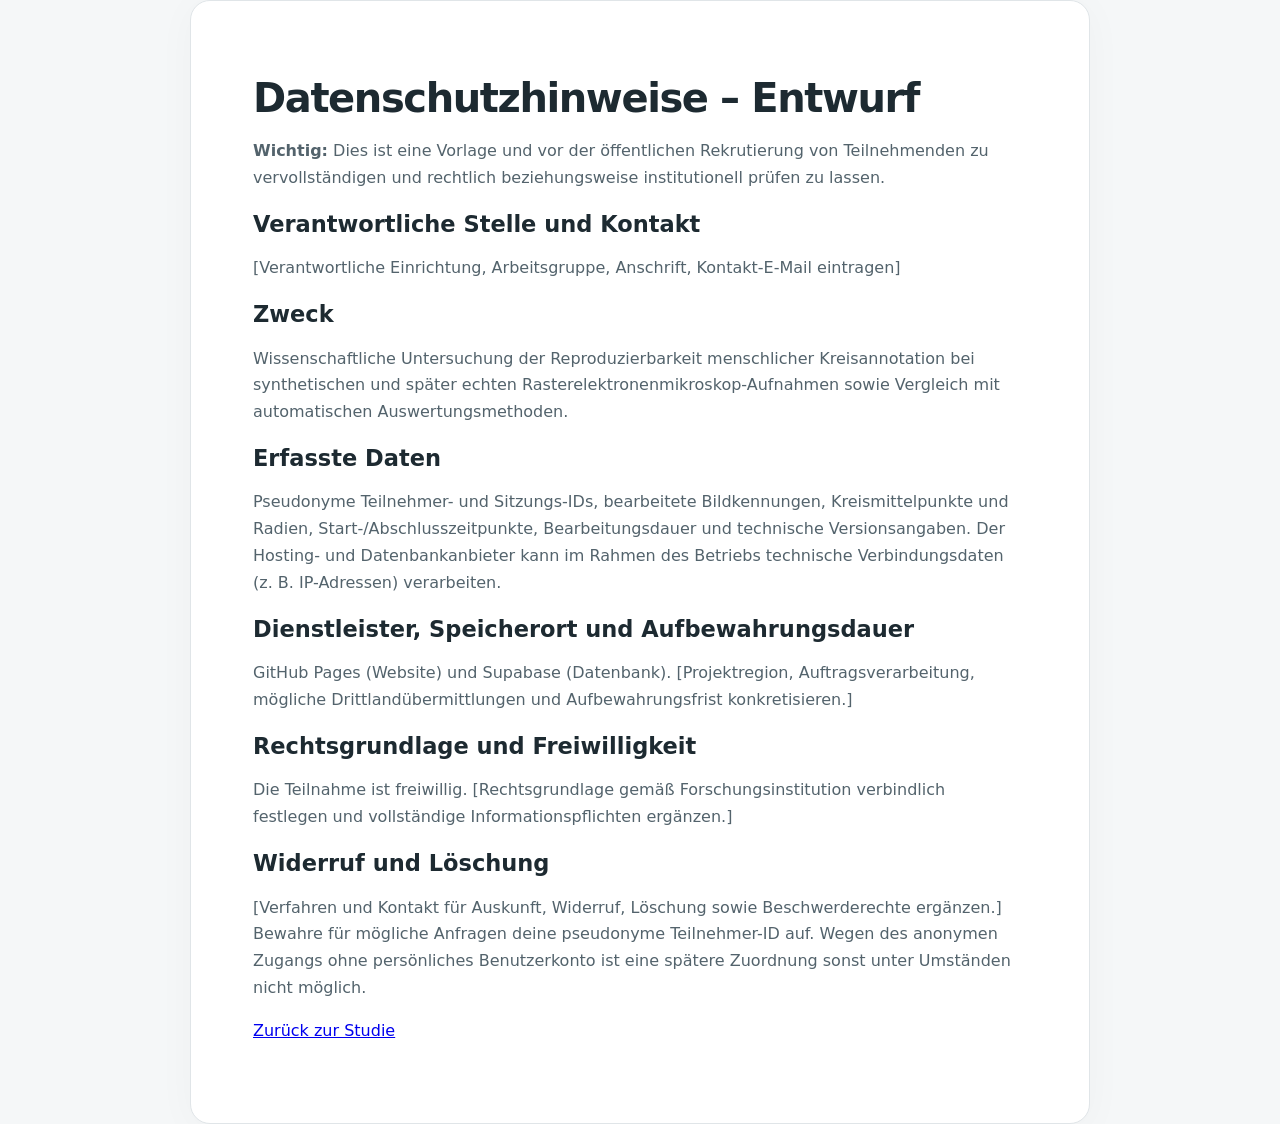
<file: datenschutz.html>
<!doctype html><html lang="de"><head><meta charset="utf-8"><meta name="viewport" content="width=device-width, initial-scale=1"><title>Datenschutzhinweise · SEM Circle Study</title><link rel="stylesheet" href="styles.css"></head><body><main class="intro" style="width:min(900px,94%);margin:auto"><h1>Datenschutzhinweise – Entwurf</h1><p><strong>Wichtig:</strong> Dies ist eine Vorlage und vor der öffentlichen Rekrutierung von Teilnehmenden zu vervollständigen und rechtlich beziehungsweise institutionell prüfen zu lassen.</p><h2>Verantwortliche Stelle und Kontakt</h2><p>[Verantwortliche Einrichtung, Arbeitsgruppe, Anschrift, Kontakt-E-Mail eintragen]</p><h2>Zweck</h2><p>Wissenschaftliche Untersuchung der Reproduzierbarkeit menschlicher Kreisannotation bei synthetischen und später echten Rasterelektronenmikroskop-Aufnahmen sowie Vergleich mit automatischen Auswertungsmethoden.</p><h2>Erfasste Daten</h2><p>Pseudonyme Teilnehmer- und Sitzungs-IDs, bearbeitete Bildkennungen, Kreismittelpunkte und Radien, Start-/Abschlusszeitpunkte, Bearbeitungsdauer und technische Versionsangaben. Der Hosting- und Datenbankanbieter kann im Rahmen des Betriebs technische Verbindungsdaten (z. B. IP-Adressen) verarbeiten.</p><h2>Dienstleister, Speicherort und Aufbewahrungsdauer</h2><p>GitHub Pages (Website) und Supabase (Datenbank). [Projektregion, Auftragsverarbeitung, mögliche Drittlandübermittlungen und Aufbewahrungsfrist konkretisieren.]</p><h2>Rechtsgrundlage und Freiwilligkeit</h2><p>Die Teilnahme ist freiwillig. [Rechtsgrundlage gemäß Forschungsinstitution verbindlich festlegen und vollständige Informationspflichten ergänzen.]</p><h2>Widerruf und Löschung</h2><p>[Verfahren und Kontakt für Auskunft, Widerruf, Löschung sowie Beschwerderechte ergänzen.] Bewahre für mögliche Anfragen deine pseudonyme Teilnehmer-ID auf. Wegen des anonymen Zugangs ohne persönliches Benutzerkonto ist eine spätere Zuordnung sonst unter Umständen nicht möglich.</p><p><a href="index.html">Zurück zur Studie</a></p></main></body></html>
</file>
<file: styles.css>
:root{font-family:Inter,ui-sans-serif,system-ui,-apple-system,"Segoe UI",sans-serif;color:#1d2a31;background:#f5f7f8;font-size:15px}*{box-sizing:border-box}body{margin:0;min-height:100vh;display:flex;flex-direction:column}button{font:inherit;cursor:pointer}button:disabled{opacity:.45;cursor:not-allowed}.topbar{height:76px;padding:0 clamp(18px,4vw,62px);display:flex;align-items:center;justify-content:space-between;border-bottom:1px solid #e0e5e8;background:white}.brand{display:flex;gap:12px;align-items:center}.brand-mark{font-size:35px;color:#047e74}.brand strong{font-size:17px}.brand small{font-size:11px;display:block;color:#72818a;margin-top:2px;letter-spacing:.04em}.top-actions{display:flex;align-items:center;gap:18px}.tag{background:#edf7f5;color:#1a756b;border:1px solid #ceebe4;padding:7px 10px;border-radius:999px;font-size:12px}.layout{width:min(1250px,calc(100% - 36px));margin:0 auto;flex:1}.hidden{display:none!important}.eyebrow{font-size:12px;color:#047e74;font-weight:750;letter-spacing:.12em}.intro,.summary{background:white;border:1px solid #e0e5e8;border-radius:20px;padding:clamp(24px,5vw,62px);margin:42px auto;max-width:980px;box-shadow:0 5px 40px #1c2c2c08}h1{font-size:clamp(25px,3.3vw,40px);line-height:1.18;margin:12px 0 13px;letter-spacing:-.035em;max-width:740px}.intro>p,.summary>p{max-width:770px;color:#53636c;line-height:1.68;font-size:16px}.intro-grid,.summary-grid{display:grid;grid-template-columns:repeat(3,1fr);gap:14px;margin:31px 0}.intro-grid article,.summary-grid article{border:1px solid #dce4e7;border-radius:12px;padding:21px}.intro-grid h3{font-size:18px;margin:12px 0 8px}.intro-grid p{color:#63747c;margin:0;font-size:13px;line-height:1.55}.step-num{font-size:27px;color:#008b7e;font-weight:800;letter-spacing:-.045em}.notice{background:#f3f8fb;border-left:3px solid #4f94b6;padding:18px 20px;border-radius:7px;line-height:1.6;font-size:13px;color:#40545f}.intro-footer{margin-top:26px;display:flex;align-items:center;gap:18px;flex-wrap:wrap}.btn{border-radius:8px;border:1px solid #d8e1e5;background:white;padding:10px 14px;font-weight:650;color:#203139;transition:background .15s,border .15s;white-space:nowrap}.btn:hover:not(:disabled){background:#eef5f5;border-color:#aacbc7}.btn.primary{background:#087d71;color:white;border-color:#087d71}.btn.primary:hover:not(:disabled){background:#04675d}.btn.ghost{background:transparent}.btn.big{padding:14px 22px}.muted{color:#687982;font-size:13px;line-height:1.5}.workspace{margin:26px auto 52px}.work-header{display:flex;justify-content:space-between;align-items:center;gap:20px;margin-bottom:20px}.work-header h1{font-size:29px;margin:8px 0 6px}.work-header p{margin:0}.progress{width:160px;display:flex;align-items:center;gap:11px;color:#70818a;font-size:12px;white-space:nowrap}.progress-track{height:6px;border-radius:99px;background:#e1e8ea;flex:1;overflow:hidden}.progress-track span{display:block;width:33.33%;height:100%;background:#087d71;transition:width .2s}.work-grid{display:grid;grid-template-columns:minmax(0,1fr) 295px;gap:22px}.canvas-column{min-width:0;background:white;border:1px solid #dde5e7;border-radius:15px;overflow:hidden;box-shadow:0 5px 20px #1c2c2c08}.toolbar{padding:13px 17px;display:flex;align-items:center;gap:9px;border-bottom:1px solid #e4e9eb;font-size:12px;color:#607079}.dot{width:7px;height:7px;border-radius:50%;background:#0ba58a}.flex-spacer{flex:1}.tool{border:1px solid #dce3e5;border-radius:6px;min-width:29px;min-height:28px;background:white;color:#35454e}.tool:hover{background:#ecf5f4}.tool.fit{padding:4px 9px;font-size:11px}.canvas-wrap{background:#192226;display:flex;justify-content:center;align-items:center;min-height:260px;position:relative;overflow:hidden}#annotator{display:block;max-width:100%;max-height:70vh;width:auto;height:auto;touch-action:none;cursor:crosshair}.canvas-loading{position:absolute;inset:0;display:grid;place-items:center;background:#202a2abf;color:white}.bottom-actions{padding:14px;display:flex;gap:9px;align-items:center;flex-wrap:wrap;border-top:1px solid #e4e9eb}.circle-count{margin-right:auto;display:flex;gap:7px;align-items:center;color:#6e7d83;font-size:12px}.circle-count-num{font-size:22px;color:#047e74;font-weight:800}.sidebar{display:flex;flex-direction:column;gap:14px}.side-card{background:white;border:1px solid #dfe7e9;border-radius:12px;padding:19px 20px}.side-card h2{font-size:15px;margin:0 0 15px}.help{margin:0}.help dt{font-size:12px;font-weight:750;color:#283a42;margin-bottom:3px}.help dd{font-size:12px;color:#6a7981;line-height:1.5;margin:0 0 12px}kbd{border:1px solid #d6dfe2;border-bottom-width:2px;border-radius:4px;padding:1px 4px;background:#f8fafb;font:inherit;font-size:11px}.side-card.note{background:#eef7f5;border-color:#cfe8e2}.side-card.note p{font-size:12px;line-height:1.65;color:#47615c}.side-card.note p:last-child{margin-bottom:0}.selected{border-color:#b3ddd5}.measurement>div{display:flex;justify-content:space-between;gap:10px;border-bottom:1px solid #edf0f1;padding:9px 0}.measurement span{color:#77858b;font-size:12px}.measurement b{font-size:12px}.summary-grid article{background:#f8fbfb}.summary-grid h3{font-size:14px;margin:4px 0 14px}.score{font-size:30px;font-weight:800;color:#087d71}.small{font-size:12px;color:#687780;line-height:1.5}.summary-actions{display:flex;gap:12px;flex-wrap:wrap;margin-top:26px}footer{border-top:1px solid #e1e6e8;color:#819097;text-align:center;font-size:11px;padding:22px 12px}@media(max-width:900px){.work-grid{grid-template-columns:1fr}.sidebar{display:grid;grid-template-columns:repeat(2,1fr)}.side-card.note{grid-column:1/-1}}@media(max-width:650px){.topbar{padding:13px 16px;height:auto;align-items:flex-start;gap:8px}.top-actions{flex-direction:column;align-items:end;gap:5px}.top-actions .tag{display:none}.top-actions .btn{font-size:11px}.intro-grid,.summary-grid,.sidebar{grid-template-columns:1fr}.side-card.note{grid-column:auto}.intro,.summary{margin-top:18px}.work-header{align-items:start}.progress{display:none}.toolbar{flex-wrap:wrap}.bottom-actions .btn{font-size:12px}.work-header h1{font-size:24px}}

/* Cloud storage consent controls (v0.2) */
.consent-panel{background:#fff;border:1px solid #bfd9d5;border-radius:10px;padding:17px 20px;margin-top:15px}
.consent-panel label{display:flex;align-items:flex-start;gap:11px;line-height:1.6;color:#2c4247;font-size:13px;cursor:pointer}
.consent-panel input{margin-top:3px;width:18px;height:18px;accent-color:#087d71;flex-shrink:0}
.consent-panel p{margin:9px 0 0 29px}
.consent-panel a{color:#036f66}
@media(max-width:650px){#syncNowBtn{font-size:11px}}
</file>
